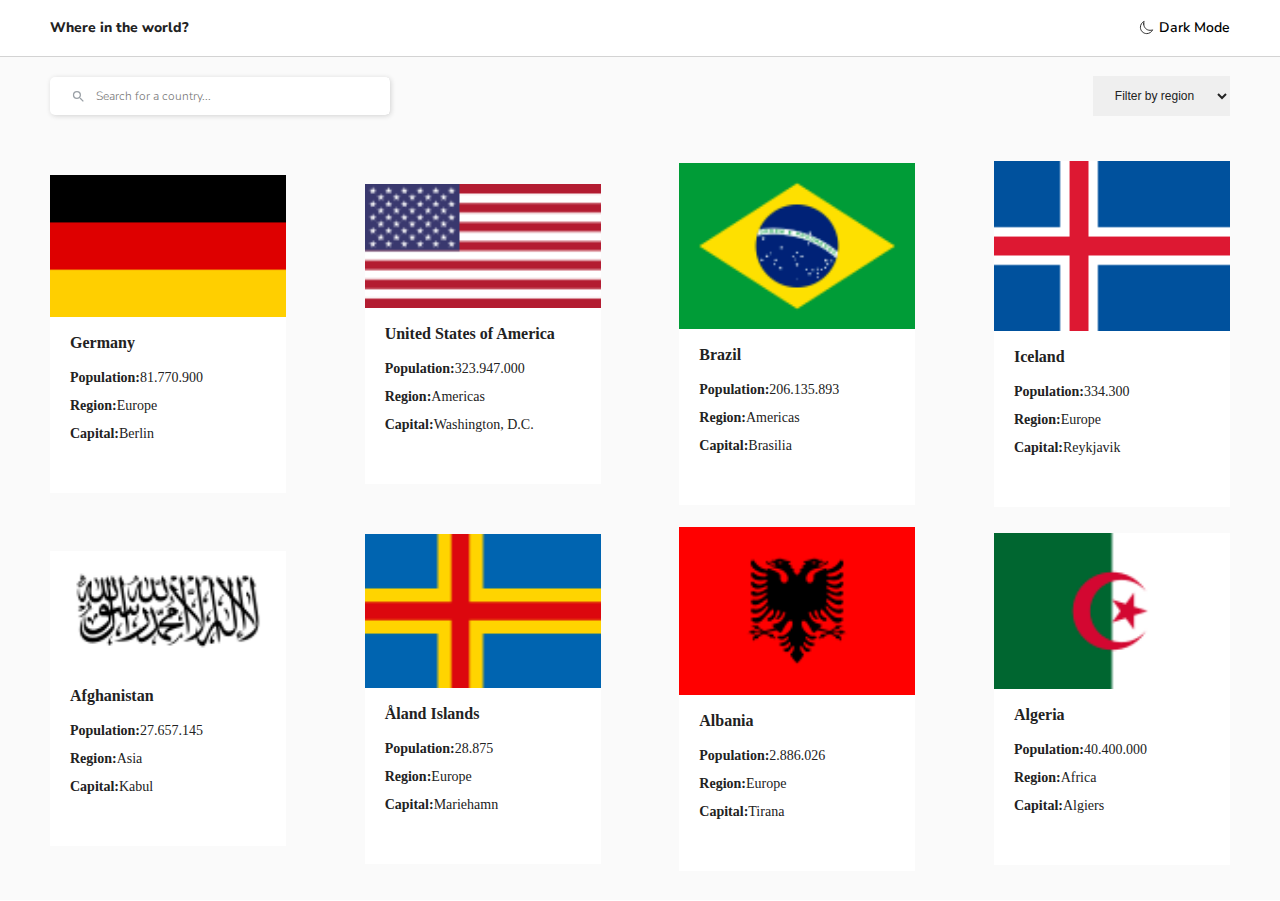
<file: index.html>
<!DOCTYPE html>
<html lang="en">
  <head>
    <meta charset="UTF-8" />
    <meta http-equiv="X-UA-Compatible" content="IE=edge" />
    <meta name="viewport" content="width=device-width, initial-scale=1.0" />
    <link href="assets\css\reset.css" rel="stylesheet" type="text/css" />
    <link href="assets\css\my-reset.css" rel="stylesheet" type="text/css" />
    <link rel="stylesheet" href="assets\css\style.css" type="text/css" />
    <title>
      Frontend Mentor - REST Countries API with color theme switcher
    </title>
  </head>
  <body>
    <div class="main">
      <div class="header">
        <div class="headerleft"><h1>Where in the world?</h1></div>
        <div class="headerright">
          <div class="moon">
            <svg
              xmlns="http://www.w3.org/2000/svg"
              class="ionicon"
              viewBox="0 0 512 512"
            >
              <title>Moon</title>
              <path
                d="M160 136c0-30.62 4.51-61.61 16-88C99.57 81.27 48 159.32 48 248c0 119.29 96.71 216 216 216 88.68 0 166.73-51.57 200-128-26.39 11.49-57.38 16-88 16-119.29 0-216-96.71-216-216z"
                fill="none"
                stroke="currentColor"
                stroke-linecap="round"
                stroke-linejoin="round"
                stroke-width="32"
              />
            </svg>
          </div>
          <div>
            <a href="">Dark Mode</a>
          </div>
        </div>
      </div>
      <div class="search">
        <div class="box">
          <div class="glass">
            <svg
              focusable="false"
              xmlns="http://www.w3.org/2000/svg"
              viewBox="0 0 24 24"
              style="width: 15px; height: 15px"
            >
              <path
                d="M15.5 14h-.79l-.28-.27A6.471 6.471 0 0 0 16 9.5 6.5 6.5 0 1 0 9.5 16c1.61 0 3.09-.59 4.23-1.57l.27.28v.79l5 4.99L20.49 19l-4.99-5zm-6 0C7.01 14 5 11.99 5 9.5S7.01 5 9.5 5 14 7.01 14 9.5 11.99 14 9.5 14z"
              ></path>
            </svg>
          </div>
          <input type="text" placeholder="Search for a country..." />
        </div>
        <div class="filter">
          <select>
            <option selected disabled>Filter by region</option>
            <option value="">Africa</option>
            <option value="">America</option>
            <option value="">Asia</option>
            <option value="">Europe</option>
            <option value="">Ocenia</option>
          </select>
        </div>
      </div>
      <div class="flags">
        <div class="flagup">
          <div class="country">
            <div class="countryup">
              <img src="assets\design\125px-Flag_of_Germany.svg.png" alt="" />
            </div>
            <div class="exp">
              <h1>Germany</h1>
              <p><b>Population:</b>81.770.900</p>
              <p><b>Region:</b>Europe</p>
              <p><b>Capital:</b>Berlin</p>
            </div>
          </div>

          <div class="country">
            <div class="countryup">
              <img
                src="assets\design\125px-Flag_of_the_United_States.svg.png"
                alt=""
              />
            </div>
            <div class="exp">
              <h1>United States of America</h1>
              <p><b>Population:</b>323.947.000</p>
              <p><b>Region:</b>Americas</p>
              <p><b>Capital:</b>Washington, D.C.</p>
            </div>
          </div>
          <div class="country">
            <div class="countryup">
              <img src="assets\design\125px-Flag_of_Brazil.svg.png" alt="" />
            </div>
            <div class="exp">
              <h1>Brazil</h1>
              <p><b>Population:</b>206.135.893</p>
              <p><b>Region:</b>Americas</p>
              <p><b>Capital:</b>Brasilia</p>
            </div>
          </div>

          <div class="country">
            <div class="countryup">
              <img src="assets\design\125px-Flag_of_Iceland.svg.png" alt="" />
            </div>
            <div class="exp">
              <h1>Iceland</h1>
              <p><b>Population:</b>334.300</p>
              <p><b>Region:</b>Europe</p>
              <p><b>Capital:</b>Reykjavik</p>
            </div>
          </div>
        </div>
        <div class="flagdown">
          <div class="country">
            <div class="countryup">
              <img src="assets\design\Flag_of_the_Taliban.svg.png" alt="" />
            </div>
            <div class="exp">
              <h1>Afghanistan</h1>
              <p><b>Population:</b>27.657.145</p>
              <p><b>Region:</b>Asia</p>
              <p><b>Capital:</b>Kabul</p>
            </div>
          </div>

          <div class="country">
            <div class="countryup">
              <img src="assets\design\125px-Flag_of_Åland.svg.png" alt="" />
            </div>
            <div class="exp">
              <h1>Åland Islands</h1>
              <p><b>Population:</b>28.875</p>
              <p><b>Region:</b>Europe</p>
              <p><b>Capital:</b>Mariehamn</p>
            </div>
          </div>

          <div class="country">
            <div class="countryup">
              <img src="assets\design\125px-Flag_of_Albania.svg.png" alt="" />
            </div>
            <div class="exp">
              <h1>Albania</h1>
              <p><b>Population:</b>2.886.026</p>
              <p><b>Region:</b>Europe</p>
              <p><b>Capital:</b>Tirana</p>
            </div>
          </div>

          <div class="country">
            <div class="countryup">
              <img src="assets\design\125px-Flag_of_Algeria.svg.png" alt="" />
            </div>
            <div class="exp">
              <h1>Algeria</h1>
              <p><b>Population:</b>40.400.000</p>
              <p><b>Region:</b>Africa</p>
              <p><b>Capital:</b>Algiers</p>
            </div>
          </div>
        </div>
      </div>
    </div>
  </body>
</html>
</file>
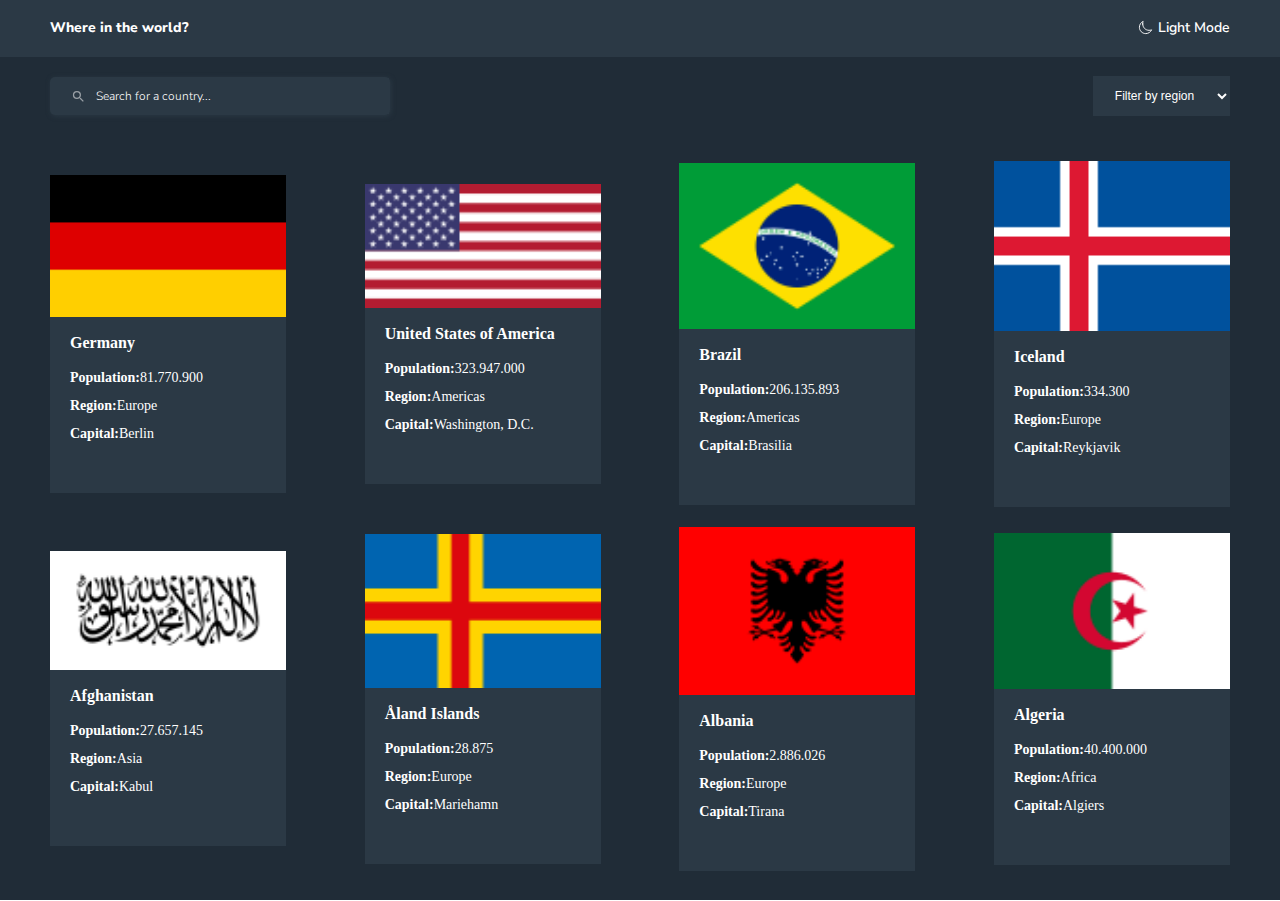
<file: indexnight.html>
<!DOCTYPE html>
<html lang="en">
  <head>
    <meta charset="UTF-8" />
    <meta http-equiv="X-UA-Compatible" content="IE=edge" />
    <meta name="viewport" content="width=device-width, initial-scale=1.0" />
    <link href="assets\css\reset.css" rel="stylesheet" type="text/css" />
    <link href="assets\css\my-reset.css" rel="stylesheet" type="text/css" />
    <link rel="stylesheet" href="assets\css\stylenight.css" type="text/css" />
    <title>
      Frontend Mentor - REST Countries API with color theme switcher
    </title>
  </head>
  <body>
    <div class="main">
      <div class="header">
        <div class="headerleft"><h1>Where in the world?</h1></div>
        <div class="headerright">
          <div class="moon">
            <svg
              xmlns="http://www.w3.org/2000/svg"
              class="ionicon"
              viewBox="0 0 512 512"
            >
              <title>Moon</title>
              <path
                d="M160 136c0-30.62 4.51-61.61 16-88C99.57 81.27 48 159.32 48 248c0 119.29 96.71 216 216 216 88.68 0 166.73-51.57 200-128-26.39 11.49-57.38 16-88 16-119.29 0-216-96.71-216-216z"
                fill="none"
                stroke="currentColor"
                stroke-linecap="round"
                stroke-linejoin="round"
                stroke-width="32"
              />
            </svg>
          </div>
          <div>
            <a href="index.html" class="dark">Light Mode</a>
          </div>
        </div>
      </div>
      <div class="search">
        <div class="box">
          <div class="glass">
            <svg
              focusable="false"
              xmlns="http://www.w3.org/2000/svg"
              viewBox="0 0 24 24"
              style="width: 15px; height: 15px"
            >
              <path
                d="M15.5 14h-.79l-.28-.27A6.471 6.471 0 0 0 16 9.5 6.5 6.5 0 1 0 9.5 16c1.61 0 3.09-.59 4.23-1.57l.27.28v.79l5 4.99L20.49 19l-4.99-5zm-6 0C7.01 14 5 11.99 5 9.5S7.01 5 9.5 5 14 7.01 14 9.5 11.99 14 9.5 14z"
              ></path>
            </svg>
          </div>
          <input type="text" placeholder="Search for a country..." />
        </div>
        <div class="filter">
          <select style="color: hsl(0, 0%, 100%)">
            <option selected disabled>Filter by region</option>
            <option value="">Africa</option>
            <option value="">America</option>
            <option value="">Asia</option>
            <option value="">Europe</option>
            <option value="">Ocenia</option>
          </select>
        </div>
      </div>
      <div class="flags">
        <div class="flagup">
          <div class="country">
            <div class="countryup">
              <img src="assets\design\125px-Flag_of_Germany.svg.png" alt="" />
            </div>
            <div class="exp">
              <h1>Germany</h1>
              <p><b>Population:</b>81.770.900</p>
              <p><b>Region:</b>Europe</p>
              <p><b>Capital:</b>Berlin</p>
            </div>
          </div>

          <div class="country">
            <div class="countryup">
              <img
                src="assets\design\125px-Flag_of_the_United_States.svg.png"
                alt=""
              />
            </div>
            <div class="exp">
              <h1>United States of America</h1>
              <p><b>Population:</b>323.947.000</p>
              <p><b>Region:</b>Americas</p>
              <p><b>Capital:</b>Washington, D.C.</p>
            </div>
          </div>
          <div class="country">
            <div class="countryup">
              <img src="assets\design\125px-Flag_of_Brazil.svg.png" alt="" />
            </div>
            <div class="exp">
              <h1>Brazil</h1>
              <p><b>Population:</b>206.135.893</p>
              <p><b>Region:</b>Americas</p>
              <p><b>Capital:</b>Brasilia</p>
            </div>
          </div>

          <div class="country">
            <div class="countryup">
              <img src="assets\design\125px-Flag_of_Iceland.svg.png" alt="" />
            </div>
            <div class="exp">
              <h1>Iceland</h1>
              <p><b>Population:</b>334.300</p>
              <p><b>Region:</b>Europe</p>
              <p><b>Capital:</b>Reykjavik</p>
            </div>
          </div>
        </div>
        <div class="flagdown">
          <div class="country">
            <div class="countryup">
              <img src="assets\design\Flag_of_the_Taliban.svg.png" alt="" />
            </div>
            <div class="exp">
              <h1>Afghanistan</h1>
              <p><b>Population:</b>27.657.145</p>
              <p><b>Region:</b>Asia</p>
              <p><b>Capital:</b>Kabul</p>
            </div>
          </div>

          <div class="country">
            <div class="countryup">
              <img src="assets\design\125px-Flag_of_Åland.svg.png" alt="" />
            </div>
            <div class="exp">
              <h1>Åland Islands</h1>
              <p><b>Population:</b>28.875</p>
              <p><b>Region:</b>Europe</p>
              <p><b>Capital:</b>Mariehamn</p>
            </div>
          </div>

          <div class="country">
            <div class="countryup">
              <img src="assets\design\125px-Flag_of_Albania.svg.png" alt="" />
            </div>
            <div class="exp">
              <h1>Albania</h1>
              <p><b>Population:</b>2.886.026</p>
              <p><b>Region:</b>Europe</p>
              <p><b>Capital:</b>Tirana</p>
            </div>
          </div>

          <div class="country">
            <div class="countryup">
              <img src="assets\design\125px-Flag_of_Algeria.svg.png" alt="" />
            </div>
            <div class="exp">
              <h1>Algeria</h1>
              <p><b>Population:</b>40.400.000</p>
              <p><b>Region:</b>Africa</p>
              <p><b>Capital:</b>Algiers</p>
            </div>
          </div>
        </div>
      </div>
    </div>
  </body>
</html>
</file>
